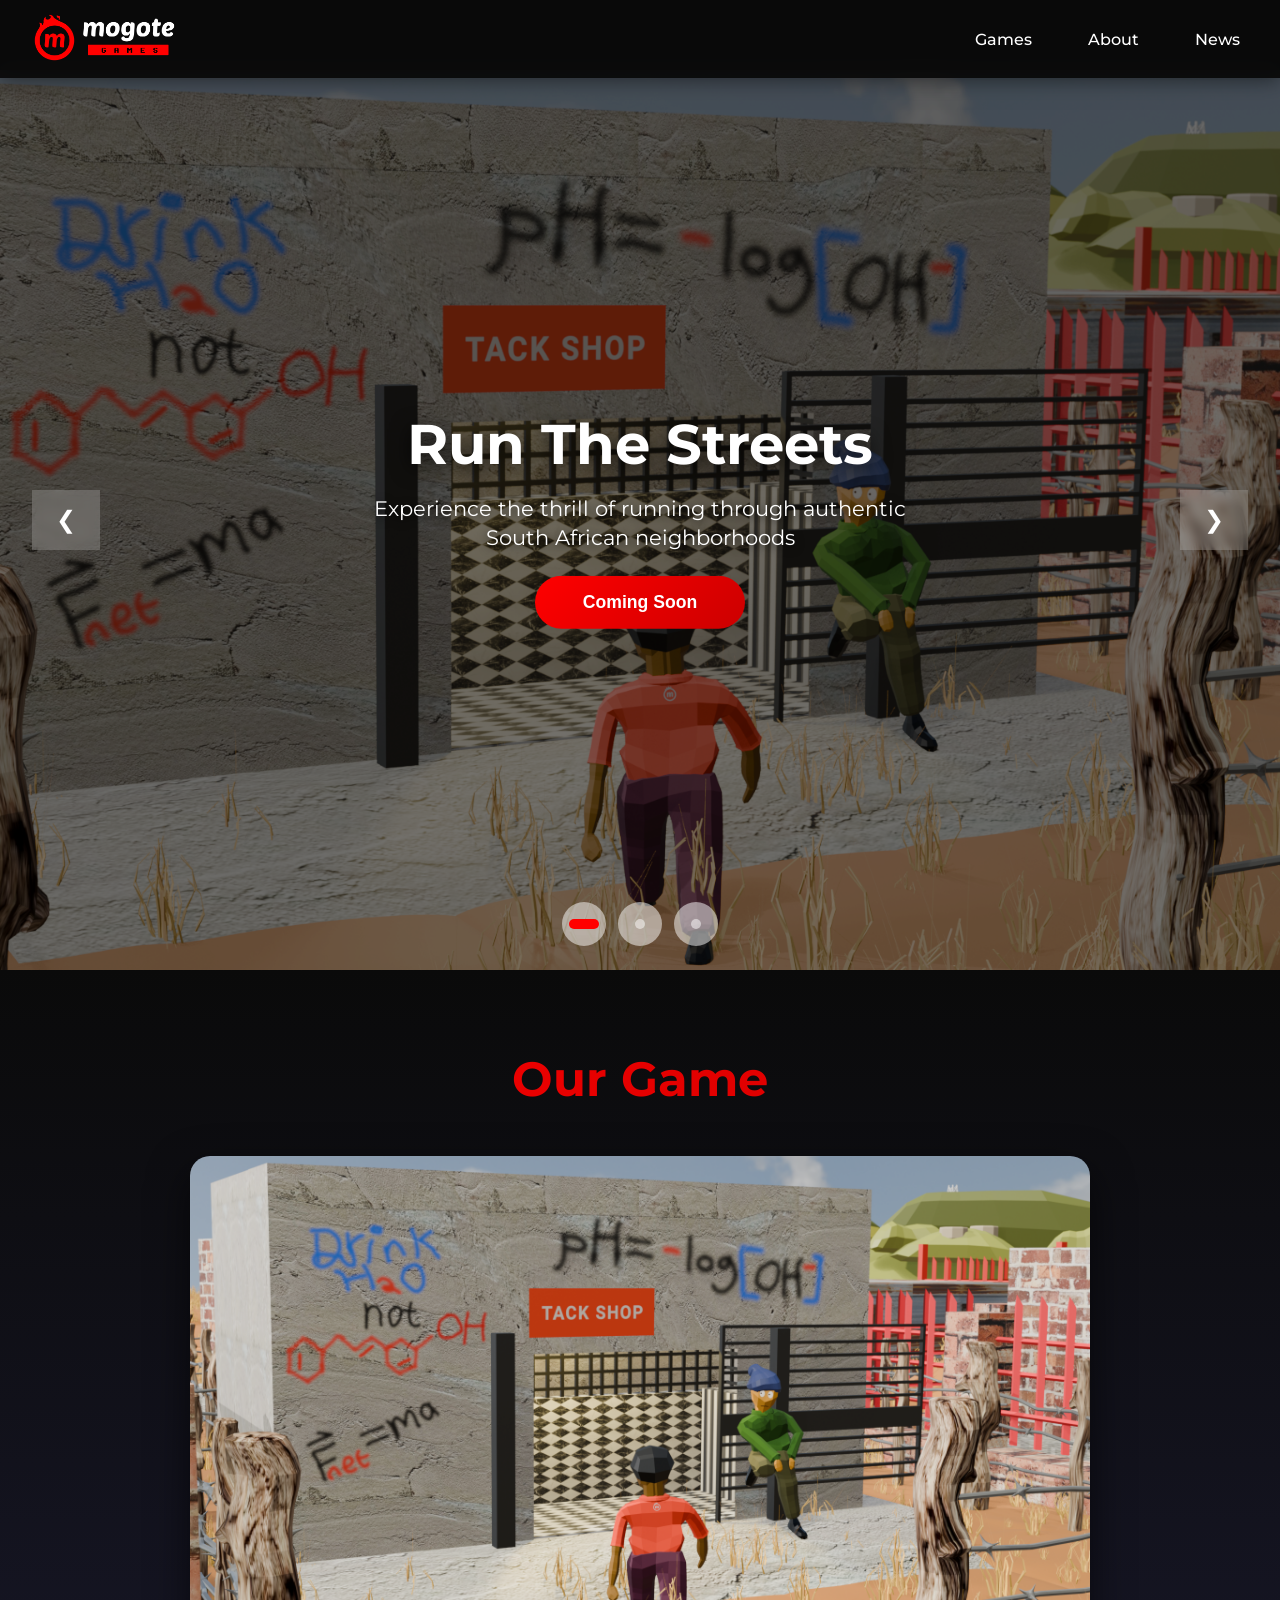
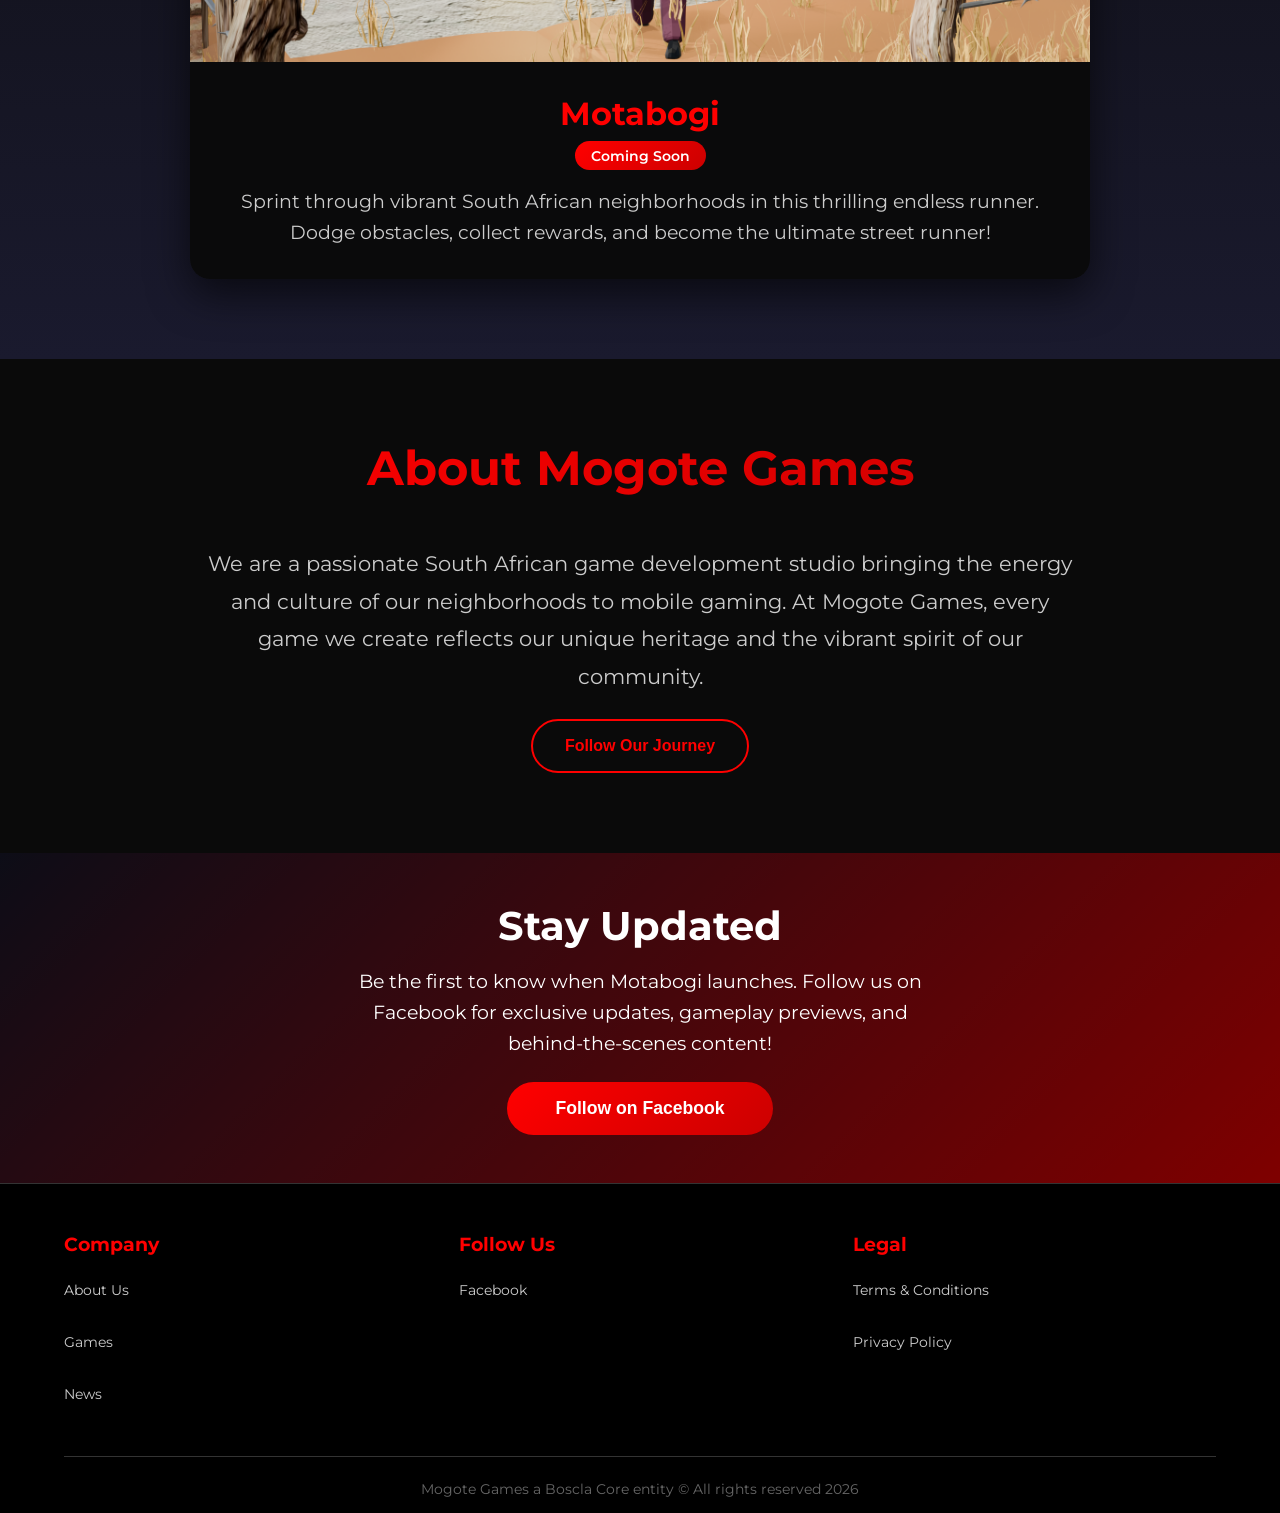
<file: index.html>
<!DOCTYPE html>
<html lang="en">
<head>
    <meta charset="UTF-8">
    <meta name="viewport" content="width=device-width, initial-scale=1.0">
    <meta name="description" content="Mogote Games - South African mobile game studio developing Motabogi, an endless runner game set in vibrant neighborhoods.">
    <meta name="keywords" content="Motabogi, mobile game, runner game, South Africa, Mogote Games, endless runner">
    <meta name="author" content="Mogote Games">
    <meta property="og:title" content="Mogote Games - Where Dreams Become Reality">
    <meta property="og:description" content="Experience Motabogi - An endless runner through South African neighborhoods">
    <meta property="og:image" content="imgs/mogotegamesLogo.png">
    <meta property="og:type" content="website">
    <title>Mogote Games - Where Dreams Become Reality</title>
    <link rel="icon" type="image/svg" href="imgs/mogoteIcon.svg">
    <link rel="stylesheet" href="styles.css">
</head>
<body>
    <!-- Navigation -->
    <nav class="navbar">
        <div class="nav-container">
            <div class="logo">
                <img src="imgs/mogotegamesLogo.png" alt="Mogote Games">
            </div>
            <ul class="nav-menu">
                <li><a href="#games">Games</a></li>
                <li><a href="#about">About</a></li>
                <li><a href="#news">News</a></li>
            </ul>
        </div>
    </nav>

    <!-- Hero Slider Section -->
    <section class="hero-slider">
        <div class="slider-container">
            <div class="slide active">
                <img src="imgs/spash1.png" alt="Game 1">
                <div class="slide-content">
                    <h1 class="slide-title">Run The Streets</h1>
                    <p class="slide-description">Experience the thrill of running through authentic South African neighborhoods</p>
                    <button class="cta-button">Coming Soon</button>
                </div>
            </div>
            <div class="slide">
                <img src="imgs/splash2.png" alt="Game 2">
                <div class="slide-content">
                    <h1 class="slide-title">Master The Hood</h1>
                    <p class="slide-description">Sprint, dodge, and slide your way to the top</p>
                    <button class="cta-button">Coming Soon</button>
                </div>
            </div>
            <div class="slide">
                <img src="imgs/splash3.png" alt="Game 3">
                <div class="slide-content">
                    <h1 class="slide-title">Own Your Run</h1>
                    <p class="slide-description">Collect power-ups and customize your runner</p>
                    <button class="cta-button">Coming Soon</button>
                </div>
            </div>
        </div>
        
        <!-- Slider Controls -->
        <button class="slider-btn prev" onclick="changeSlide(-1)">&#10094;</button>
        <button class="slider-btn next" onclick="changeSlide(1)">&#10095;</button>
        
        <!-- Slider Dots -->
        <div class="slider-dots">
            <span class="dot active" onclick="currentSlide(0)"></span>
            <span class="dot" onclick="currentSlide(1)"></span>
            <span class="dot" onclick="currentSlide(2)"></span>
        </div>
    </section>

    <!-- Featured Games Section -->
    <section class="featured-section" id="games">
        <div class="container">
            <h2 class="section-title">Our Game</h2>
            <div class="game-showcase">
                <div class="game-hero">
                    <img src="imgs/spash1.png" alt="Our Game">
                    <div class="game-hero-info">
                        <h3>Motabogi</h3>
                        <span class="game-badge">Coming Soon</span>
                        <p>Sprint through vibrant South African neighborhoods in this thrilling endless runner. Dodge obstacles, collect rewards, and become the ultimate street runner!</p>
                    </div>
                </div>
            </div>
        </div>
    </section>

    <!-- About Section -->
    <section class="about-section" id="about">
        <div class="container">
            <div class="about-content">
                <h2 class="section-title">About Mogote Games</h2>
                <p>We are a passionate South African game development studio bringing the energy and culture of our neighborhoods to mobile gaming. At Mogote Games, every game we create reflects our unique heritage and the vibrant spirit of our community.</p>
                <a href="https://www.facebook.com/profile.php?id=61576959323737" target="_blank" rel="noopener noreferrer">
                    <button class="cta-button-secondary">Follow Our Journey</button>
                </a>
            </div>
        </div>
    </section>

    <!-- Call to Action Section -->
    <section class="cta-section">
        <div class="container">
            <div class="cta-content">
                <h2>Stay Updated</h2>
                <p>Be the first to know when Motabogi launches. Follow us on Facebook for exclusive updates, gameplay previews, and behind-the-scenes content!</p>
                <a href="https://www.facebook.com/profile.php?id=61576959323737" target="_blank" rel="noopener noreferrer">
                    <button class="cta-button">Follow on Facebook</button>
                </a>
            </div>
        </div>
    </section>

    <!-- Footer -->
    <footer class="footer">
        <div class="container">
            <div class="footer-content">
                <div class="footer-section">
                    <h4>Company</h4>
                    <ul>
                        <li><a href="#about">About Us</a></li>
                        <li><a href="#games">Games</a></li>
                        <li><a href="#news">News</a></li>
                    </ul>
                </div>
                <div class="footer-section">
                    <h4>Follow Us</h4>
                    <ul>
                        <li><a href="https://www.facebook.com/profile.php?id=61576959323737" target="_blank" rel="noopener noreferrer">Facebook</a></li>
                    </ul>
                </div>
                <div class="footer-section">
                    <h4>Legal</h4>
                    <ul>
                        <li><a href="terms.html">Terms & Conditions</a></li>
                        <li><a href="privacy.html">Privacy Policy</a></li>
                    </ul>
                </div>
            </div>
            <div class="footer-bottom">
                <p>Mogote Games a Boscla Core entity &copy; All rights reserved 2026</p>
            </div>
        </div>
    </footer>

    <script src="script.js"></script>
</body>
</html>
</file>
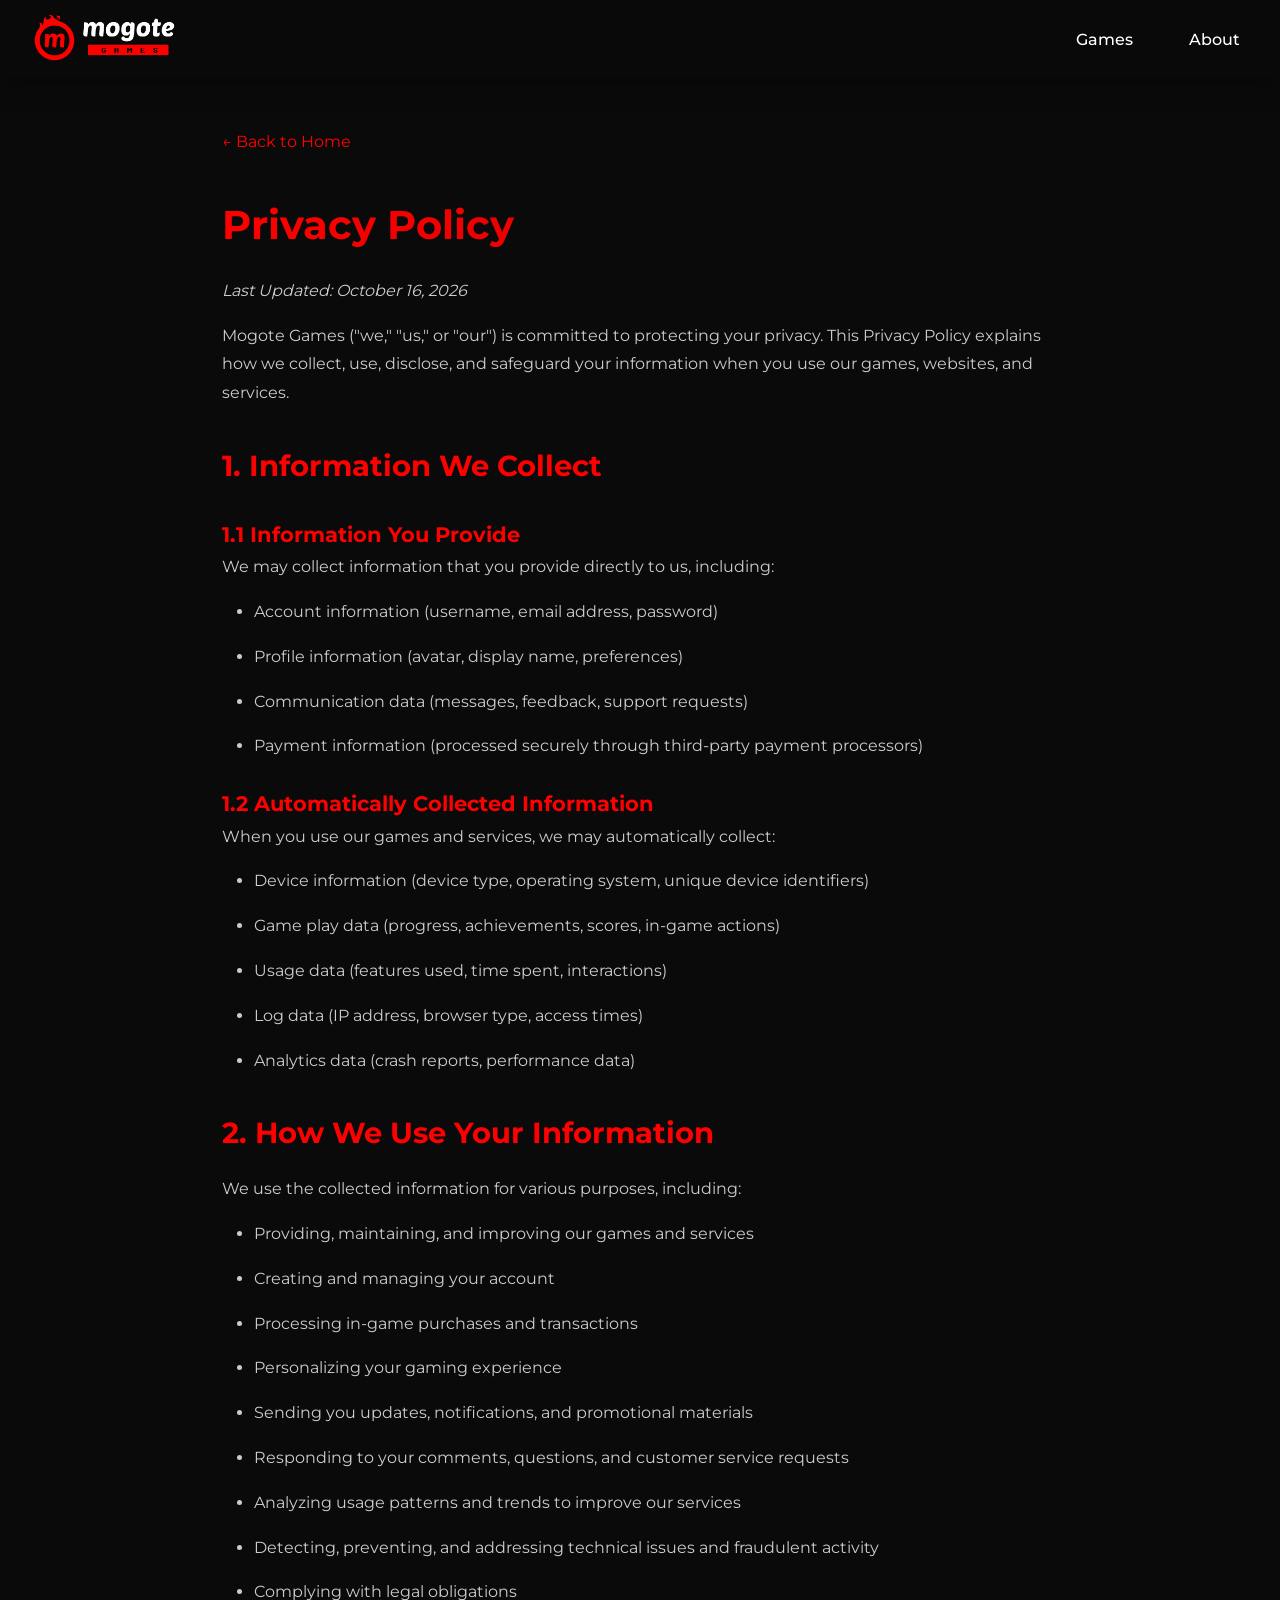
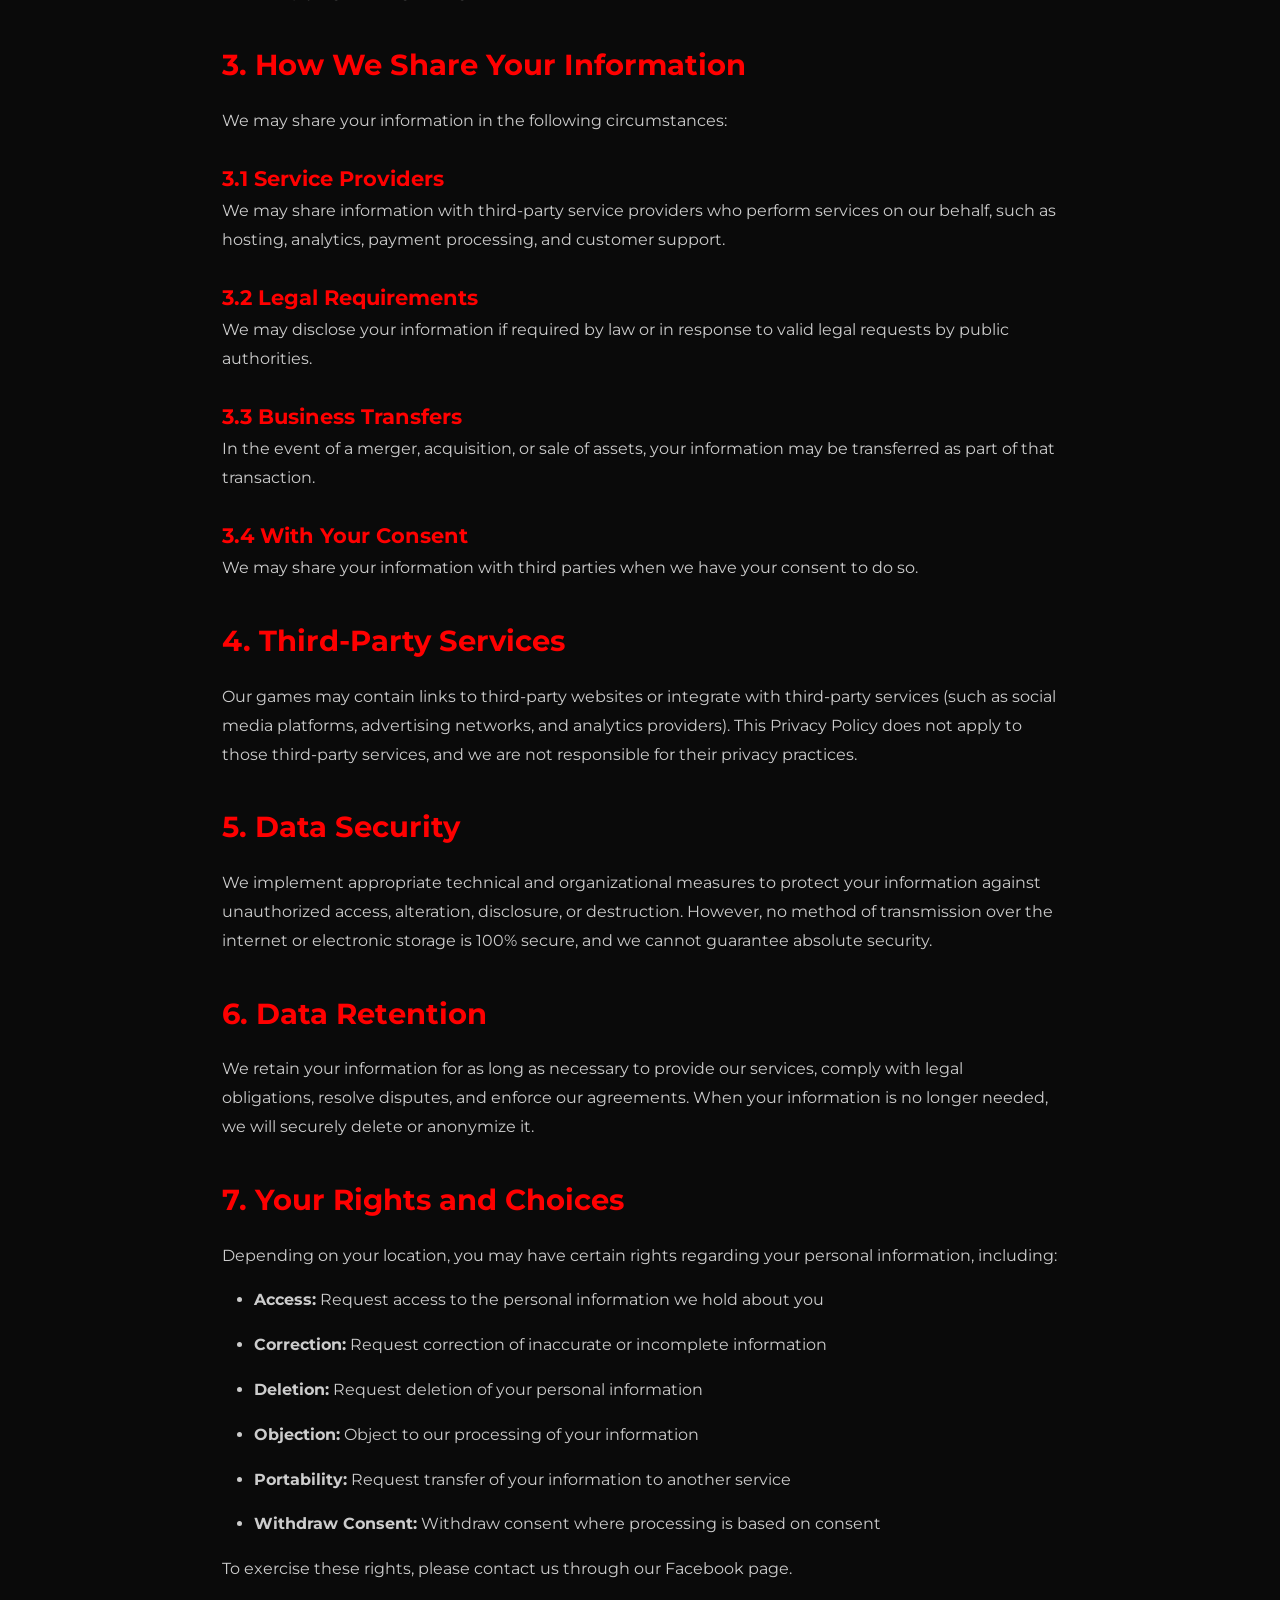
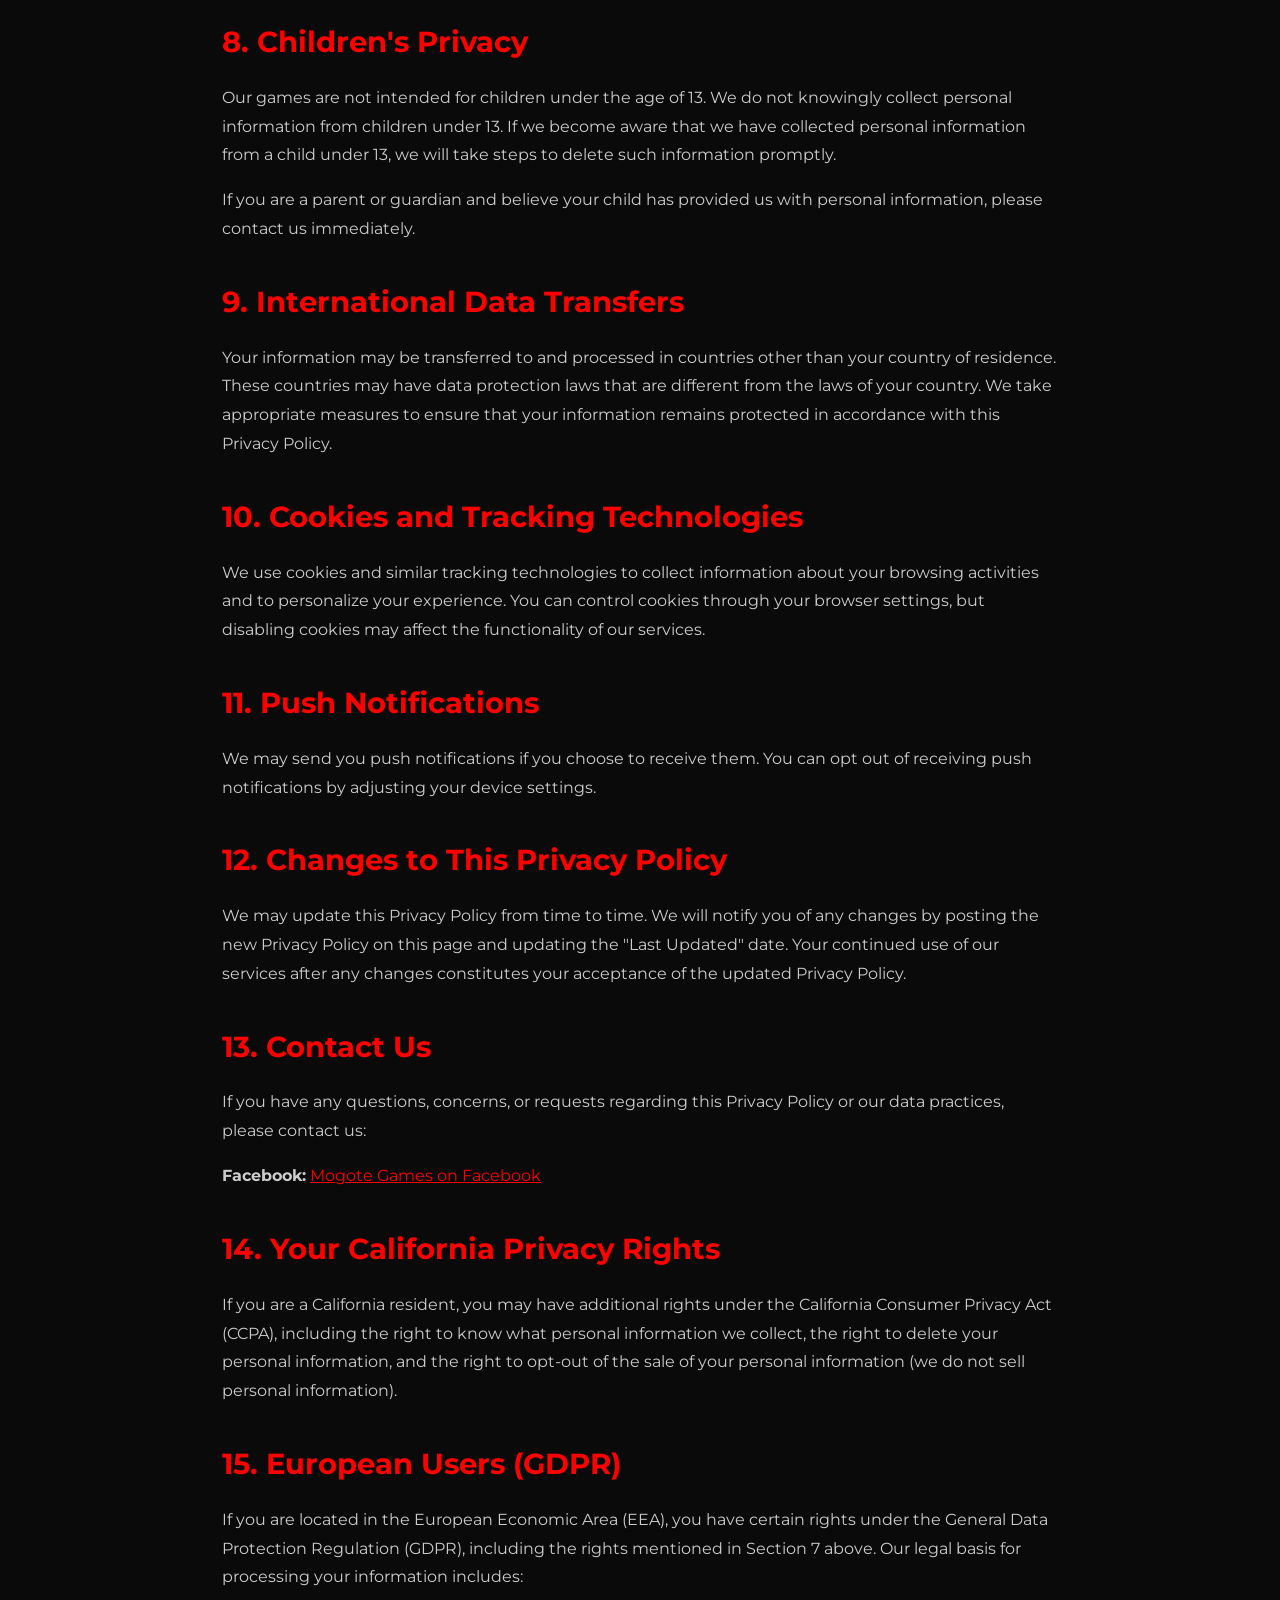
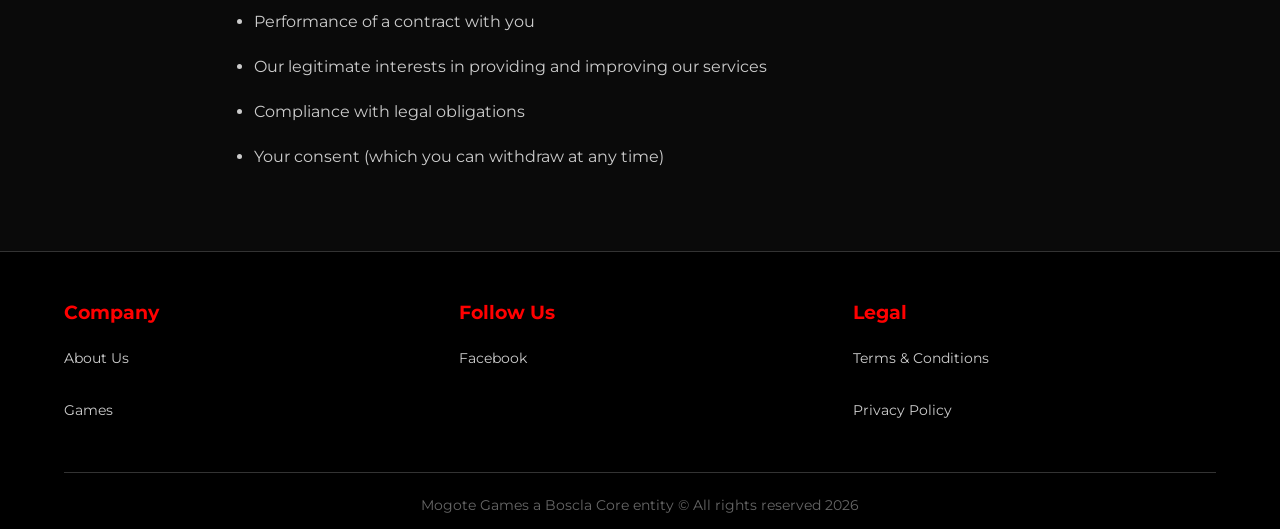
<file: privacy.html>
<!DOCTYPE html>
<html lang="en">
<head>
    <meta charset="UTF-8">
    <meta name="viewport" content="width=device-width, initial-scale=1.0">
    <meta name="description" content="Privacy Policy for Mogote Games - South African mobile game studio">
    <title>Privacy Policy - Mogote Games</title>
    <link rel="icon" type="image/png" href="imgs/mogoteIcon.png">
    <link rel="stylesheet" href="styles.css">
    <style>
        .legal-container {
            max-width: 900px;
            margin: 0 auto;
            padding: 8rem 2rem 4rem;
            line-height: 1.8;
        }
        .legal-container h1 {
            font-size: 2.5rem;
            margin-bottom: 1rem;
            background: linear-gradient(135deg, #ff0000 0%, #cc0000 100%);
            -webkit-background-clip: text;
            -webkit-text-fill-color: transparent;
            background-clip: text;
        }
        .legal-container h2 {
            font-size: 1.8rem;
            margin-top: 2rem;
            margin-bottom: 1rem;
            color: #ff0000;
        }
        .legal-container p, .legal-container li {
            color: #cccccc;
            margin-bottom: 1rem;
            font-size: 1rem;
        }
        .legal-container ul {
            margin-left: 2rem;
            margin-bottom: 1rem;
        }
        .last-updated {
            color: #888;
            font-style: italic;
            margin-bottom: 2rem;
        }
        .back-link {
            display: inline-block;
            margin-bottom: 2rem;
            color: #ff0000;
            text-decoration: none;
            font-size: 1rem;
        }
        .back-link:hover {
            text-decoration: underline;
        }
    </style>
</head>
<body>
    <!-- Navigation -->
    <nav class="navbar">
        <div class="nav-container">
            <div class="logo">
                <a href="index.html">
                    <img src="imgs/mogotegamesLogo.png" alt="Mogote Games">
                </a>
            </div>
            <ul class="nav-menu">
                <li><a href="index.html#games">Games</a></li>
                <li><a href="index.html#about">About</a></li>
            </ul>
        </div>
    </nav>

    <div class="legal-container">
        <a href="index.html" class="back-link">← Back to Home</a>
        
        <h1>Privacy Policy</h1>
        <p class="last-updated">Last Updated: October 16, 2026</p>

        <p>Mogote Games ("we," "us," or "our") is committed to protecting your privacy. This Privacy Policy explains how we collect, use, disclose, and safeguard your information when you use our games, websites, and services.</p>

        <h2>1. Information We Collect</h2>
        
        <h3 style="color: #ff0000; font-size: 1.3rem; margin-top: 1.5rem;">1.1 Information You Provide</h3>
        <p>We may collect information that you provide directly to us, including:</p>
        <ul>
            <li>Account information (username, email address, password)</li>
            <li>Profile information (avatar, display name, preferences)</li>
            <li>Communication data (messages, feedback, support requests)</li>
            <li>Payment information (processed securely through third-party payment processors)</li>
        </ul>

        <h3 style="color: #ff0000; font-size: 1.3rem; margin-top: 1.5rem;">1.2 Automatically Collected Information</h3>
        <p>When you use our games and services, we may automatically collect:</p>
        <ul>
            <li>Device information (device type, operating system, unique device identifiers)</li>
            <li>Game play data (progress, achievements, scores, in-game actions)</li>
            <li>Usage data (features used, time spent, interactions)</li>
            <li>Log data (IP address, browser type, access times)</li>
            <li>Analytics data (crash reports, performance data)</li>
        </ul>

        <h2>2. How We Use Your Information</h2>
        <p>We use the collected information for various purposes, including:</p>
        <ul>
            <li>Providing, maintaining, and improving our games and services</li>
            <li>Creating and managing your account</li>
            <li>Processing in-game purchases and transactions</li>
            <li>Personalizing your gaming experience</li>
            <li>Sending you updates, notifications, and promotional materials</li>
            <li>Responding to your comments, questions, and customer service requests</li>
            <li>Analyzing usage patterns and trends to improve our services</li>
            <li>Detecting, preventing, and addressing technical issues and fraudulent activity</li>
            <li>Complying with legal obligations</li>
        </ul>

        <h2>3. How We Share Your Information</h2>
        <p>We may share your information in the following circumstances:</p>
        
        <h3 style="color: #ff0000; font-size: 1.3rem; margin-top: 1.5rem;">3.1 Service Providers</h3>
        <p>We may share information with third-party service providers who perform services on our behalf, such as hosting, analytics, payment processing, and customer support.</p>

        <h3 style="color: #ff0000; font-size: 1.3rem; margin-top: 1.5rem;">3.2 Legal Requirements</h3>
        <p>We may disclose your information if required by law or in response to valid legal requests by public authorities.</p>

        <h3 style="color: #ff0000; font-size: 1.3rem; margin-top: 1.5rem;">3.3 Business Transfers</h3>
        <p>In the event of a merger, acquisition, or sale of assets, your information may be transferred as part of that transaction.</p>

        <h3 style="color: #ff0000; font-size: 1.3rem; margin-top: 1.5rem;">3.4 With Your Consent</h3>
        <p>We may share your information with third parties when we have your consent to do so.</p>

        <h2>4. Third-Party Services</h2>
        <p>Our games may contain links to third-party websites or integrate with third-party services (such as social media platforms, advertising networks, and analytics providers). This Privacy Policy does not apply to those third-party services, and we are not responsible for their privacy practices.</p>

        <h2>5. Data Security</h2>
        <p>We implement appropriate technical and organizational measures to protect your information against unauthorized access, alteration, disclosure, or destruction. However, no method of transmission over the internet or electronic storage is 100% secure, and we cannot guarantee absolute security.</p>

        <h2>6. Data Retention</h2>
        <p>We retain your information for as long as necessary to provide our services, comply with legal obligations, resolve disputes, and enforce our agreements. When your information is no longer needed, we will securely delete or anonymize it.</p>

        <h2>7. Your Rights and Choices</h2>
        <p>Depending on your location, you may have certain rights regarding your personal information, including:</p>
        <ul>
            <li><strong>Access:</strong> Request access to the personal information we hold about you</li>
            <li><strong>Correction:</strong> Request correction of inaccurate or incomplete information</li>
            <li><strong>Deletion:</strong> Request deletion of your personal information</li>
            <li><strong>Objection:</strong> Object to our processing of your information</li>
            <li><strong>Portability:</strong> Request transfer of your information to another service</li>
            <li><strong>Withdraw Consent:</strong> Withdraw consent where processing is based on consent</li>
        </ul>
        <p>To exercise these rights, please contact us through our Facebook page.</p>

        <h2>8. Children's Privacy</h2>
        <p>Our games are not intended for children under the age of 13. We do not knowingly collect personal information from children under 13. If we become aware that we have collected personal information from a child under 13, we will take steps to delete such information promptly.</p>
        <p>If you are a parent or guardian and believe your child has provided us with personal information, please contact us immediately.</p>

        <h2>9. International Data Transfers</h2>
        <p>Your information may be transferred to and processed in countries other than your country of residence. These countries may have data protection laws that are different from the laws of your country. We take appropriate measures to ensure that your information remains protected in accordance with this Privacy Policy.</p>

        <h2>10. Cookies and Tracking Technologies</h2>
        <p>We use cookies and similar tracking technologies to collect information about your browsing activities and to personalize your experience. You can control cookies through your browser settings, but disabling cookies may affect the functionality of our services.</p>

        <h2>11. Push Notifications</h2>
        <p>We may send you push notifications if you choose to receive them. You can opt out of receiving push notifications by adjusting your device settings.</p>

        <h2>12. Changes to This Privacy Policy</h2>
        <p>We may update this Privacy Policy from time to time. We will notify you of any changes by posting the new Privacy Policy on this page and updating the "Last Updated" date. Your continued use of our services after any changes constitutes your acceptance of the updated Privacy Policy.</p>

        <h2>13. Contact Us</h2>
        <p>If you have any questions, concerns, or requests regarding this Privacy Policy or our data practices, please contact us:</p>
        <ul style="list-style: none; margin-left: 0;">
            <li><strong>Facebook:</strong> <a href="https://www.facebook.com/profile.php?id=61576959323737" target="_blank" rel="noopener noreferrer" style="color: #ff0000;">Mogote Games on Facebook</a></li>
        </ul>

        <h2>14. Your California Privacy Rights</h2>
        <p>If you are a California resident, you may have additional rights under the California Consumer Privacy Act (CCPA), including the right to know what personal information we collect, the right to delete your personal information, and the right to opt-out of the sale of your personal information (we do not sell personal information).</p>

        <h2>15. European Users (GDPR)</h2>
        <p>If you are located in the European Economic Area (EEA), you have certain rights under the General Data Protection Regulation (GDPR), including the rights mentioned in Section 7 above. Our legal basis for processing your information includes:</p>
        <ul>
            <li>Performance of a contract with you</li>
            <li>Our legitimate interests in providing and improving our services</li>
            <li>Compliance with legal obligations</li>
            <li>Your consent (which you can withdraw at any time)</li>
        </ul>
    </div>

    <!-- Footer -->
    <footer class="footer">
        <div class="container">
            <div class="footer-content">
                <div class="footer-section">
                    <h4>Company</h4>
                    <ul>
                        <li><a href="index.html#about">About Us</a></li>
                        <li><a href="index.html#games">Games</a></li>
                    </ul>
                </div>
                <div class="footer-section">
                    <h4>Follow Us</h4>
                    <ul>
                        <li><a href="https://www.facebook.com/profile.php?id=61576959323737" target="_blank" rel="noopener noreferrer">Facebook</a></li>
                    </ul>
                </div>
                <div class="footer-section">
                    <h4>Legal</h4>
                    <ul>
                        <li><a href="terms.html">Terms & Conditions</a></li>
                        <li><a href="privacy.html">Privacy Policy</a></li>
                    </ul>
                </div>
            </div>
            <div class="footer-bottom">
                <p>Mogote Games a Boscla Core entity &copy; All rights reserved 2026</p>
            </div>
        </div>
    </footer>
</body>
</html>
</file>
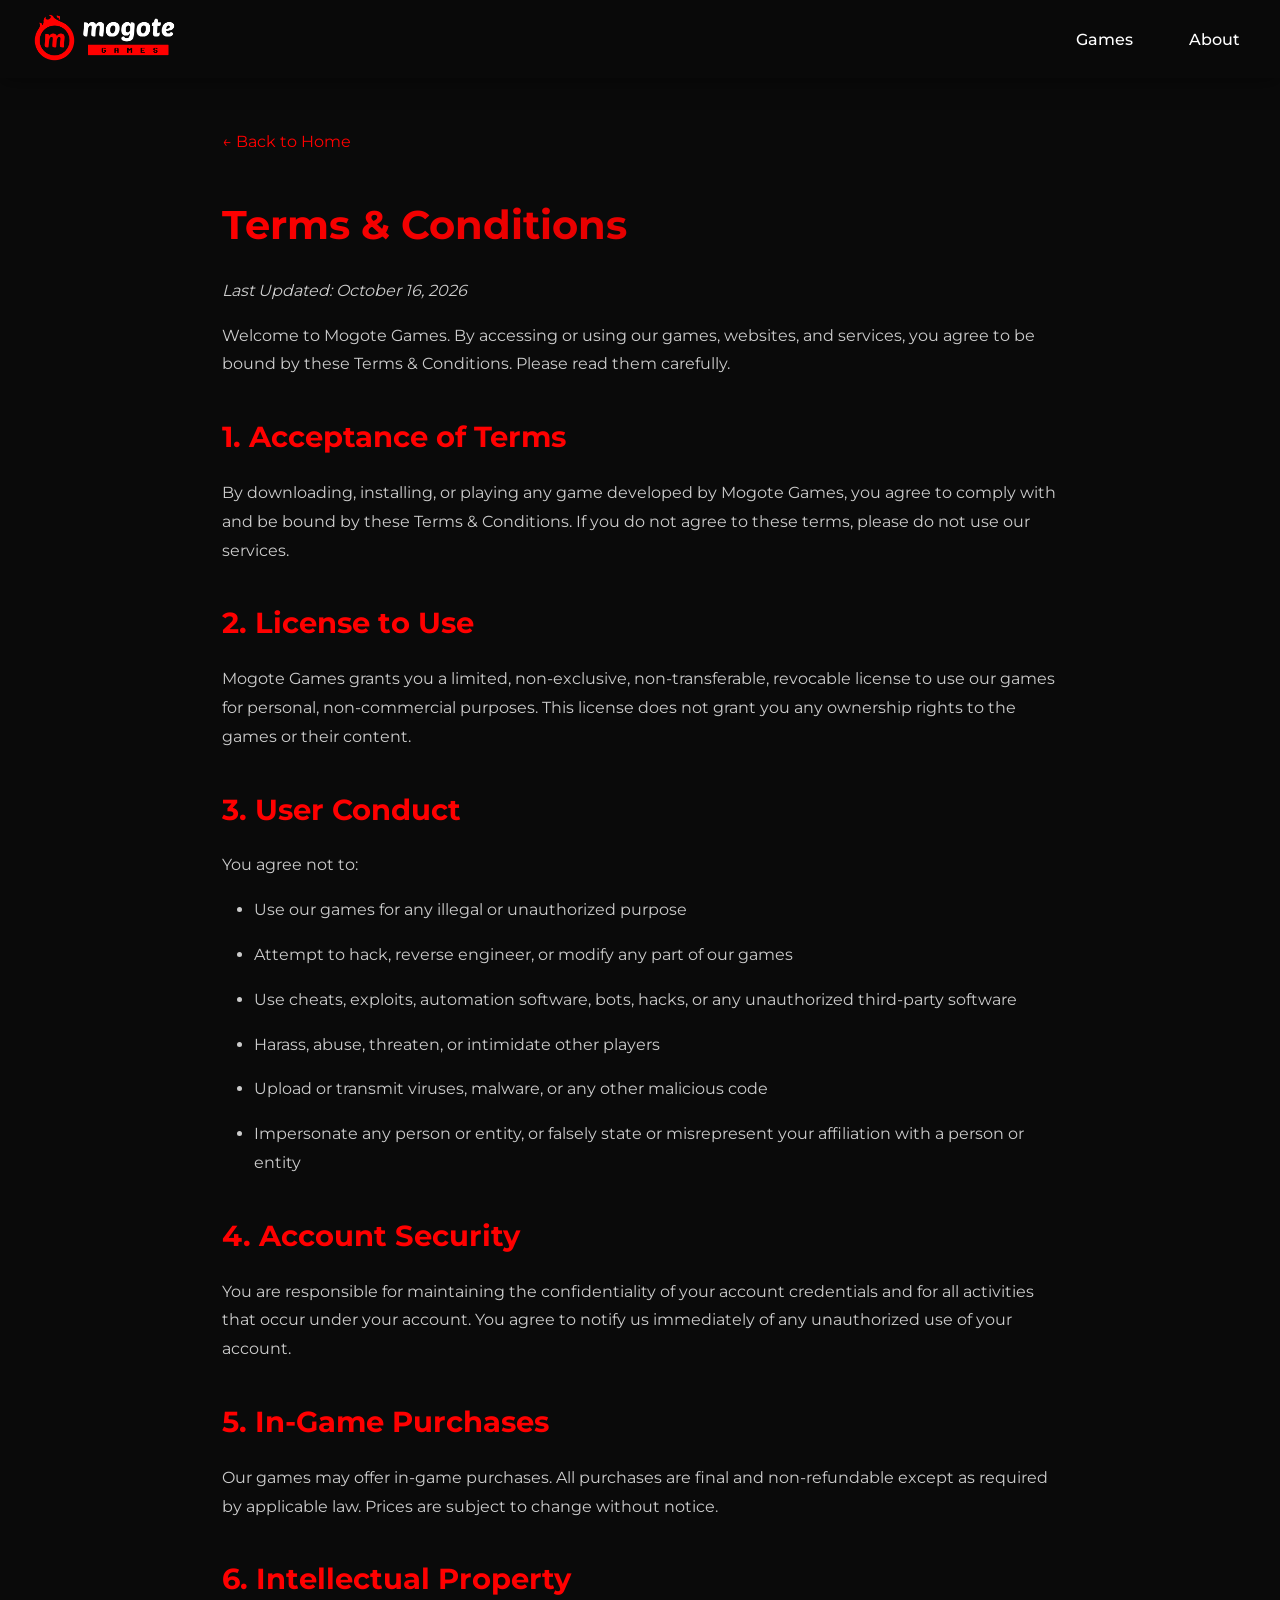
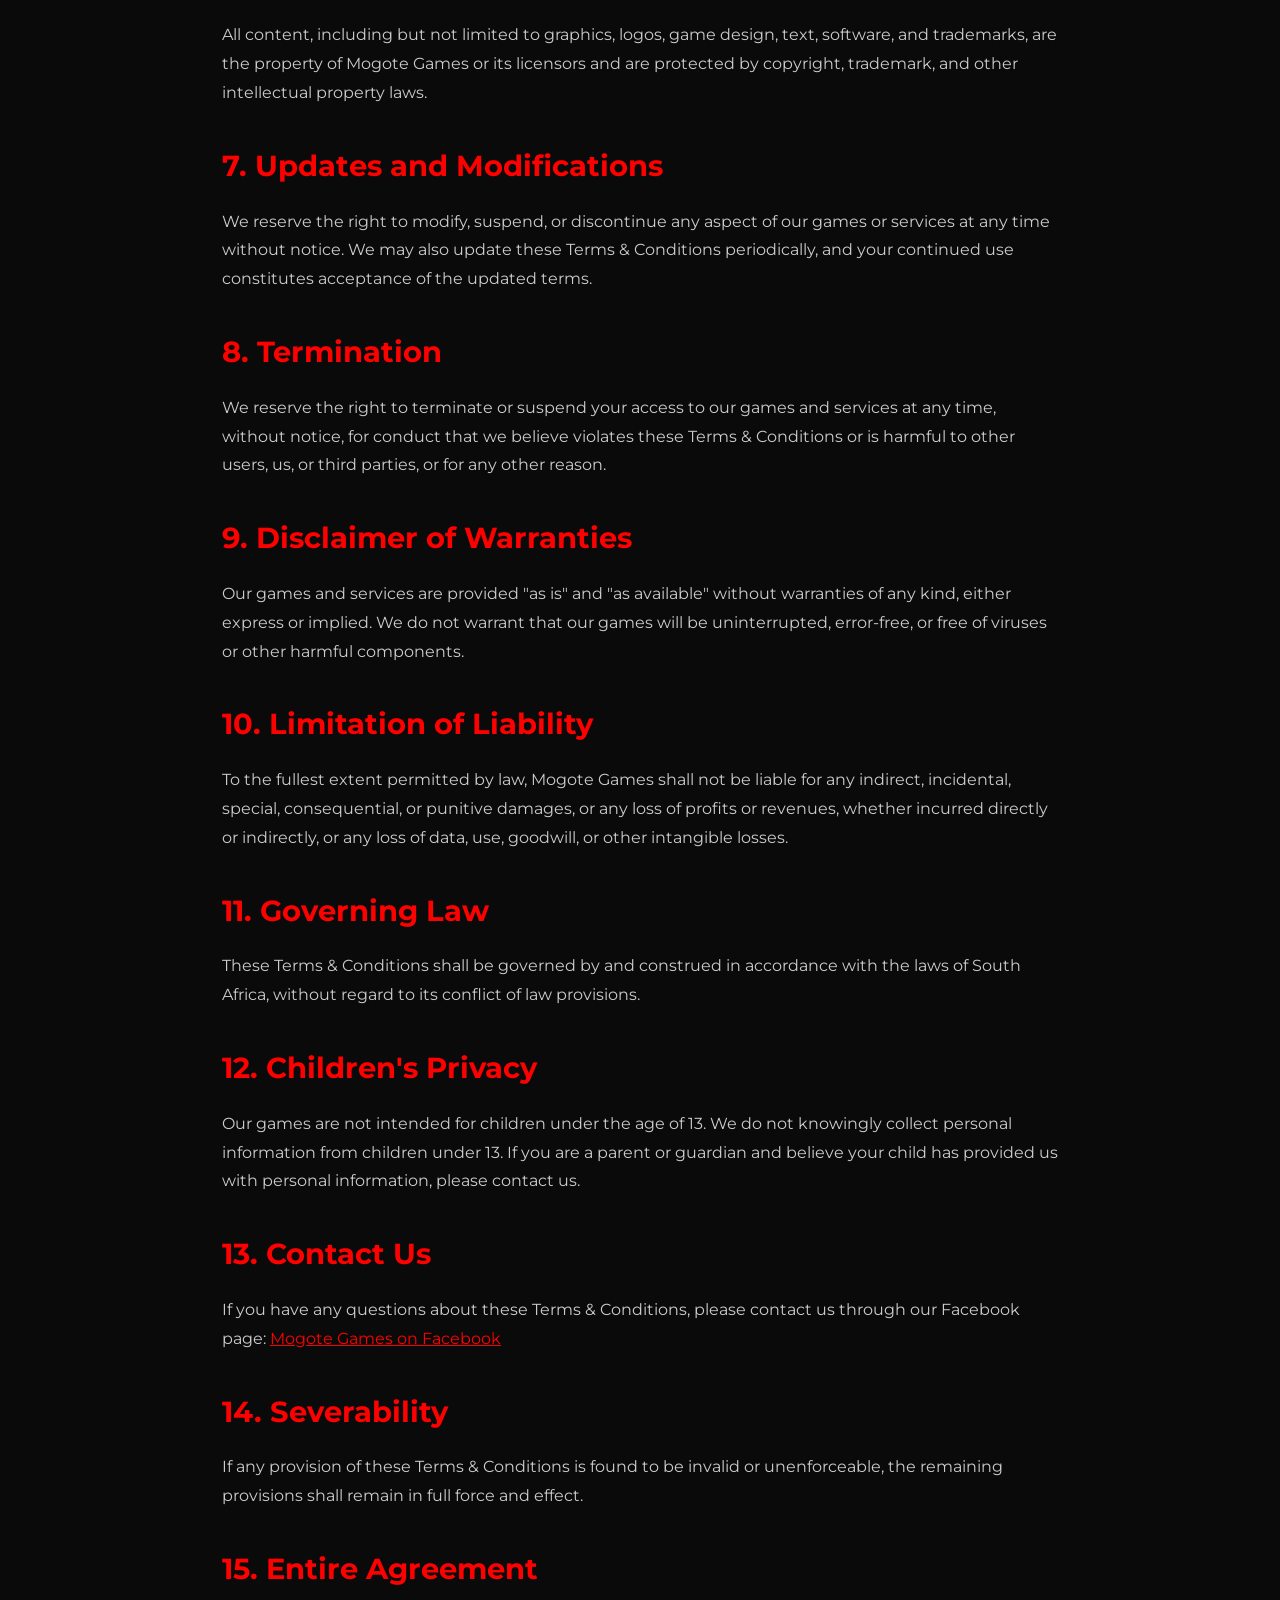
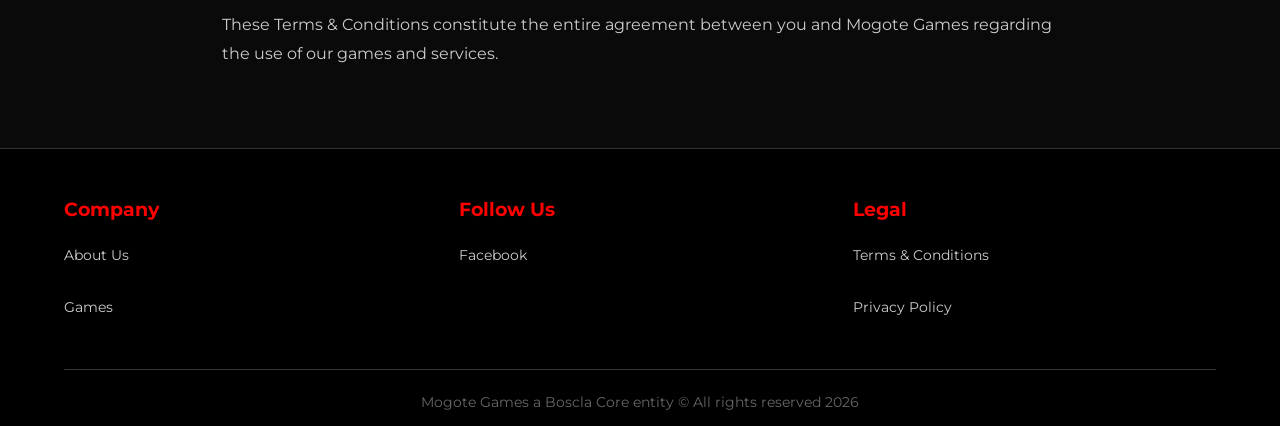
<file: terms.html>
<!DOCTYPE html>
<html lang="en">
<head>
    <meta charset="UTF-8">
    <meta name="viewport" content="width=device-width, initial-scale=1.0">
    <meta name="description" content="Terms & Conditions for Mogote Games - South African mobile game studio">
    <title>Terms & Conditions - Mogote Games</title>
    <link rel="icon" type="image/png" href="imgs/mogoteIcon.png">
    <link rel="stylesheet" href="styles.css">
    <style>
        .legal-container {
            max-width: 900px;
            margin: 0 auto;
            padding: 8rem 2rem 4rem;
            line-height: 1.8;
        }
        .legal-container h1 {
            font-size: 2.5rem;
            margin-bottom: 1rem;
            background: linear-gradient(135deg, #ff0000 0%, #cc0000 100%);
            -webkit-background-clip: text;
            -webkit-text-fill-color: transparent;
            background-clip: text;
        }
        .legal-container h2 {
            font-size: 1.8rem;
            margin-top: 2rem;
            margin-bottom: 1rem;
            color: #ff0000;
        }
        .legal-container p, .legal-container li {
            color: #cccccc;
            margin-bottom: 1rem;
            font-size: 1rem;
        }
        .legal-container ul {
            margin-left: 2rem;
            margin-bottom: 1rem;
        }
        .last-updated {
            color: #888;
            font-style: italic;
            margin-bottom: 2rem;
        }
        .back-link {
            display: inline-block;
            margin-bottom: 2rem;
            color: #ff0000;
            text-decoration: none;
            font-size: 1rem;
        }
        .back-link:hover {
            text-decoration: underline;
        }
    </style>
</head>
<body>
    <!-- Navigation -->
    <nav class="navbar">
        <div class="nav-container">
            <div class="logo">
                <a href="index.html">
                    <img src="imgs/mogotegamesLogo.png" alt="Mogote Games">
                </a>
            </div>
            <ul class="nav-menu">
                <li><a href="index.html#games">Games</a></li>
                <li><a href="index.html#about">About</a></li>
            </ul>
        </div>
    </nav>

    <div class="legal-container">
        <a href="index.html" class="back-link">← Back to Home</a>
        
        <h1>Terms & Conditions</h1>
        <p class="last-updated">Last Updated: October 16, 2026</p>

        <p>Welcome to Mogote Games. By accessing or using our games, websites, and services, you agree to be bound by these Terms & Conditions. Please read them carefully.</p>

        <h2>1. Acceptance of Terms</h2>
        <p>By downloading, installing, or playing any game developed by Mogote Games, you agree to comply with and be bound by these Terms & Conditions. If you do not agree to these terms, please do not use our services.</p>

        <h2>2. License to Use</h2>
        <p>Mogote Games grants you a limited, non-exclusive, non-transferable, revocable license to use our games for personal, non-commercial purposes. This license does not grant you any ownership rights to the games or their content.</p>

        <h2>3. User Conduct</h2>
        <p>You agree not to:</p>
        <ul>
            <li>Use our games for any illegal or unauthorized purpose</li>
            <li>Attempt to hack, reverse engineer, or modify any part of our games</li>
            <li>Use cheats, exploits, automation software, bots, hacks, or any unauthorized third-party software</li>
            <li>Harass, abuse, threaten, or intimidate other players</li>
            <li>Upload or transmit viruses, malware, or any other malicious code</li>
            <li>Impersonate any person or entity, or falsely state or misrepresent your affiliation with a person or entity</li>
        </ul>

        <h2>4. Account Security</h2>
        <p>You are responsible for maintaining the confidentiality of your account credentials and for all activities that occur under your account. You agree to notify us immediately of any unauthorized use of your account.</p>

        <h2>5. In-Game Purchases</h2>
        <p>Our games may offer in-game purchases. All purchases are final and non-refundable except as required by applicable law. Prices are subject to change without notice.</p>

        <h2>6. Intellectual Property</h2>
        <p>All content, including but not limited to graphics, logos, game design, text, software, and trademarks, are the property of Mogote Games or its licensors and are protected by copyright, trademark, and other intellectual property laws.</p>

        <h2>7. Updates and Modifications</h2>
        <p>We reserve the right to modify, suspend, or discontinue any aspect of our games or services at any time without notice. We may also update these Terms & Conditions periodically, and your continued use constitutes acceptance of the updated terms.</p>

        <h2>8. Termination</h2>
        <p>We reserve the right to terminate or suspend your access to our games and services at any time, without notice, for conduct that we believe violates these Terms & Conditions or is harmful to other users, us, or third parties, or for any other reason.</p>

        <h2>9. Disclaimer of Warranties</h2>
        <p>Our games and services are provided "as is" and "as available" without warranties of any kind, either express or implied. We do not warrant that our games will be uninterrupted, error-free, or free of viruses or other harmful components.</p>

        <h2>10. Limitation of Liability</h2>
        <p>To the fullest extent permitted by law, Mogote Games shall not be liable for any indirect, incidental, special, consequential, or punitive damages, or any loss of profits or revenues, whether incurred directly or indirectly, or any loss of data, use, goodwill, or other intangible losses.</p>

        <h2>11. Governing Law</h2>
        <p>These Terms & Conditions shall be governed by and construed in accordance with the laws of South Africa, without regard to its conflict of law provisions.</p>

        <h2>12. Children's Privacy</h2>
        <p>Our games are not intended for children under the age of 13. We do not knowingly collect personal information from children under 13. If you are a parent or guardian and believe your child has provided us with personal information, please contact us.</p>

        <h2>13. Contact Us</h2>
        <p>If you have any questions about these Terms & Conditions, please contact us through our Facebook page: <a href="https://www.facebook.com/profile.php?id=61576959323737" target="_blank" rel="noopener noreferrer" style="color: #ff0000;">Mogote Games on Facebook</a></p>

        <h2>14. Severability</h2>
        <p>If any provision of these Terms & Conditions is found to be invalid or unenforceable, the remaining provisions shall remain in full force and effect.</p>

        <h2>15. Entire Agreement</h2>
        <p>These Terms & Conditions constitute the entire agreement between you and Mogote Games regarding the use of our games and services.</p>
    </div>

    <!-- Footer -->
    <footer class="footer">
        <div class="container">
            <div class="footer-content">
                <div class="footer-section">
                    <h4>Company</h4>
                    <ul>
                        <li><a href="index.html#about">About Us</a></li>
                        <li><a href="index.html#games">Games</a></li>
                    </ul>
                </div>
                <div class="footer-section">
                    <h4>Follow Us</h4>
                    <ul>
                        <li><a href="https://www.facebook.com/profile.php?id=61576959323737" target="_blank" rel="noopener noreferrer">Facebook</a></li>
                    </ul>
                </div>
                <div class="footer-section">
                    <h4>Legal</h4>
                    <ul>
                        <li><a href="terms.html">Terms & Conditions</a></li>
                        <li><a href="privacy.html">Privacy Policy</a></li>
                    </ul>
                </div>
            </div>
            <div class="footer-bottom">
                <p>Mogote Games a Boscla Core entity &copy; All rights reserved 2026</p>
            </div>
        </div>
    </footer>
</body>
</html>
</file>
<file: styles.css>
/* Font Imports */
@font-face {
    font-family: 'Montserrat';
    src: url('fonts/static/Montserrat-Regular.ttf') format('truetype');
    font-weight: 400;
    font-style: normal;
}

@font-face {
    font-family: 'Montserrat';
    src: url('fonts/static/Montserrat-Medium.ttf') format('truetype');
    font-weight: 500;
    font-style: normal;
}

@font-face {
    font-family: 'Montserrat';
    src: url('fonts/static/Montserrat-SemiBold.ttf') format('truetype');
    font-weight: 600;
    font-style: normal;
}

@font-face {
    font-family: 'Montserrat';
    src: url('fonts/static/Montserrat-Bold.ttf') format('truetype');
    font-weight: 700;
    font-style: normal;
}

* {
    margin: 0;
    padding: 0;
    box-sizing: border-box;
}

body {
    font-family: 'Montserrat', 'Segoe UI', Tahoma, Geneva, Verdana, sans-serif;
    background-color: #0a0a0a;
    color: #ffffff;
    overflow-x: hidden;
    font-size: 16px;
}

/* Mobile-first approach - optimize for touch */
button, a {
    -webkit-tap-highlight-color: transparent;
}

/* Smooth scrolling */
html {
    scroll-behavior: smooth;
}

/* Loading optimization */
img {
    -webkit-user-select: none;
    user-select: none;
    max-width: 100%;
    height: auto;
}

/* Improved button focus states */
button:focus-visible, a:focus-visible {
    outline: 2px solid #ff0000;
    outline-offset: 2px;
}

/* Navigation */
.navbar {
    position: fixed;
    top: 0;
    width: 100%;
    background: rgba(10, 10, 10, 0.95);
    backdrop-filter: blur(10px);
    z-index: 1000;
    padding: 0.75rem 0;
    box-shadow: 0 2px 20px rgba(0, 0, 0, 0.5);
}

.nav-container {
    max-width: 100%;
    margin: 0 auto;
    padding: 0 1rem;
    display: flex;
    justify-content: space-between;
    align-items: center;
}

.logo img {
    height: 40px;
    width: auto;
}

.nav-menu {
    display: flex;
    list-style: none;
    gap: 1.2rem;
    flex-wrap: wrap;
}

.nav-menu a {
    color: #ffffff;
    text-decoration: none;
    font-size: 0.85rem;
    font-weight: 500;
    transition: color 0.3s ease;
    position: relative;
    padding: 0.5rem;
    min-height: 44px;
    display: flex;
    align-items: center;
}

.nav-menu a:hover {
    color: #ff0000;
}

.nav-menu a::after {
    content: '';
    position: absolute;
    bottom: 0;
    left: 0.5rem;
    right: 0.5rem;
    width: calc(100% - 1rem);
    height: 2px;
    background: #ff0000;
    transition: width 0.3s ease;
    width: 0;
}

.nav-menu a:hover::after {
    width: calc(100% - 1rem);
}

/* Hero Slider */
.hero-slider {
    position: relative;
    width: 100%;
    height: 70vh;
    min-height: 500px;
    margin-top: 60px;
    overflow: hidden;
}

.slider-container {
    position: relative;
    width: 100%;
    height: 100%;
}

.slide {
    position: absolute;
    width: 100%;
    height: 100%;
    opacity: 0;
    transition: opacity 1s ease-in-out;
}

.slide.active {
    opacity: 1;
}

.slide img {
    width: 100%;
    height: 100%;
    object-fit: cover;
    filter: brightness(0.5);
}

.slide-content {
    position: absolute;
    top: 50%;
    left: 50%;
    transform: translate(-50%, -50%);
    text-align: center;
    z-index: 2;
    width: 90%;
    max-width: 600px;
    padding: 1rem;
}

.slide-title {
    font-size: 2rem;
    font-weight: 700;
    margin-bottom: 1rem;
    text-shadow: 0 4px 20px rgba(0, 0, 0, 0.8);
    animation: fadeInUp 1s ease;
    line-height: 1.2;
}

.slide-description {
    font-size: 1rem;
    margin-bottom: 1.5rem;
    text-shadow: 0 2px 10px rgba(0, 0, 0, 0.8);
    animation: fadeInUp 1s ease 0.2s both;
    line-height: 1.4;
}

.cta-button {
    padding: 1rem 2rem;
    font-size: 1rem;
    font-weight: 600;
    background: linear-gradient(135deg, #ff0000 0%, #cc0000 100%);
    color: white;
    border: none;
    border-radius: 50px;
    cursor: pointer;
    transition: transform 0.3s ease, box-shadow 0.3s ease;
    animation: fadeInUp 1s ease 0.4s both;
    min-height: 50px;
    min-width: 140px;
    touch-action: manipulation;
}

.cta-button:active {
    transform: scale(0.95);
}

.cta-button:hover {
    transform: translateY(-2px);
    box-shadow: 0 8px 25px rgba(255, 0, 0, 0.4);
}

/* Slider Controls */
.slider-btn {
    position: absolute;
    top: 50%;
    transform: translateY(-50%);
    background: rgba(255, 255, 255, 0.2);
    color: white;
    border: none;
    padding: 0.75rem 1rem;
    font-size: 1.2rem;
    cursor: pointer;
    transition: background 0.3s ease;
    z-index: 10;
    backdrop-filter: blur(5px);
    min-width: 44px;
    min-height: 44px;
    touch-action: manipulation;
}

.slider-btn:active {
    background: rgba(255, 255, 255, 0.5);
}

.slider-btn.prev {
    left: 0.5rem;
}

.slider-btn.next {
    right: 0.5rem;
}

.slider-dots {
    position: absolute;
    bottom: 1.5rem;
    left: 50%;
    transform: translateX(-50%);
    display: flex;
    gap: 0.75rem;
    z-index: 10;
}

.dot {
    width: 10px;
    height: 10px;
    border-radius: 50%;
    background: rgba(255, 255, 255, 0.5);
    cursor: pointer;
    transition: all 0.3s ease;
    min-width: 44px;
    min-height: 44px;
    display: flex;
    align-items: center;
    justify-content: center;
    touch-action: manipulation;
}

.dot::before {
    content: '';
    width: 10px;
    height: 10px;
    border-radius: 50%;
    background: rgba(255, 255, 255, 0.5);
}

.dot.active::before {
    background: #ff0000;
    width: 30px;
    border-radius: 10px;
}

/* Featured Section */
.featured-section {
    padding: 3rem 1rem;
    background: linear-gradient(180deg, #0a0a0a 0%, #1a1a2e 100%);
}

.container {
    max-width: 100%;
    margin: 0 auto;
    padding: 0 1rem;
}

.section-title {
    font-size: 2rem;
    text-align: center;
    margin-bottom: 2rem;
    background: linear-gradient(135deg, #ff0000 0%, #cc0000 100%);
    -webkit-background-clip: text;
    -webkit-text-fill-color: transparent;
    background-clip: text;
}

.game-showcase {
    max-width: 100%;
    margin: 0 auto;
}

.game-hero {
    position: relative;
    border-radius: 15px;
    overflow: hidden;
    box-shadow: 0 15px 40px rgba(0, 0, 0, 0.6);
}

.game-hero img {
    width: 100%;
    height: auto;
    display: block;
}

.game-hero-info {
    padding: 1.5rem;
    background: rgba(10, 10, 10, 0.95);
    text-align: center;
}

.game-hero-info h3 {
    font-size: 1.5rem;
    margin-bottom: 0.5rem;
    color: #ff0000;
}

.game-badge {
    display: inline-block;
    background: linear-gradient(135deg, #ff0000 0%, #cc0000 100%);
    color: white;
    padding: 0.4rem 1rem;
    border-radius: 20px;
    font-size: 0.85rem;
    font-weight: 600;
    margin-bottom: 1rem;
}

.game-hero-info p {
    font-size: 1rem;
    color: #cccccc;
    line-height: 1.6;
}

/* About Section */
.about-section {
    padding: 3rem 1rem;
    background: #0a0a0a;
}

.about-content {
    max-width: 100%;
    margin: 0 auto;
    text-align: center;
    padding: 0 1rem;
}

.about-content p {
    font-size: 1rem;
    line-height: 1.7;
    margin-bottom: 1.5rem;
    color: #cccccc;
}

.cta-button-secondary {
    padding: 1rem 2rem;
    font-size: 1rem;
    font-weight: 600;
    background: transparent;
    color: #ff0000;
    border: 2px solid #ff0000;
    border-radius: 50px;
    cursor: pointer;
    transition: all 0.3s ease;
    min-height: 50px;
    min-width: 140px;
    touch-action: manipulation;
}

.cta-button-secondary:active {
    transform: scale(0.95);
}

.cta-button-secondary:hover {
    background: #ff0000;
    color: #0a0a0a;
    transform: translateY(-2px);
    box-shadow: 0 8px 25px rgba(255, 0, 0, 0.4);
}

/* Call to Action Section */
.cta-section {
    padding: 3rem 1rem;
    background: linear-gradient(135deg, #1a1a2e 0%, #ff0000 100%);
    position: relative;
    overflow: hidden;
}

.cta-section::before {
    content: '';
    position: absolute;
    top: 0;
    left: 0;
    right: 0;
    bottom: 0;
    background: rgba(0, 0, 0, 0.5);
    z-index: 1;
}

.cta-content {
    position: relative;
    z-index: 2;
    text-align: center;
    max-width: 600px;
    margin: 0 auto;
}

.cta-content h2 {
    font-size: 2rem;
    margin-bottom: 1rem;
    color: #ffffff;
}

.cta-content p {
    font-size: 1rem;
    line-height: 1.6;
    margin-bottom: 1.5rem;
    color: #ffffff;
}

/* Footer */
.footer {
    background: #000000;
    padding: 2rem 1rem 1rem;
    border-top: 1px solid #333;
}

.footer-content {
    display: grid;
    grid-template-columns: repeat(auto-fit, minmax(150px, 1fr));
    gap: 1.5rem;
    margin-bottom: 1.5rem;
}

.footer-section h4 {
    font-size: 1rem;
    margin-bottom: 0.75rem;
    color: #ff0000;
}

.footer-section ul {
    list-style: none;
}

.footer-section ul li {
    margin-bottom: 0.5rem;
}

.footer-section a {
    color: #cccccc;
    text-decoration: none;
    transition: color 0.3s ease;
    font-size: 0.9rem;
    display: inline-block;
    padding: 0.25rem 0;
    min-height: 44px;
    display: flex;
    align-items: center;
}

.footer-section a:hover {
    color: #ff0000;
}

.footer-bottom {
    text-align: center;
    padding-top: 1.5rem;
    border-top: 1px solid #333;
    color: #666;
    font-size: 0.85rem;
}

/* Animations */
@keyframes fadeInUp {
    from {
        opacity: 0;
        transform: translateY(20px);
    }
    to {
        opacity: 1;
        transform: translateY(0);
    }
}

/* Responsive Design - Desktop enhancements */
@media (min-width: 769px) {
    .nav-container {
        max-width: 1400px;
        padding: 0 2rem;
    }
    
    .logo img {
        height: 50px;
    }
    
    .nav-menu {
        gap: 2.5rem;
    }
    
    .nav-menu a {
        font-size: 1rem;
    }
    
    .hero-slider {
        height: 100vh;
        margin-top: 70px;
    }
    
    .slide-title {
        font-size: 3.5rem;
    }
    
    .slide-description {
        font-size: 1.3rem;
    }
    
    .cta-button {
        padding: 1rem 3rem;
        font-size: 1.1rem;
    }
    
    .slider-btn {
        padding: 1rem 1.5rem;
        font-size: 1.5rem;
    }
    
    .slider-btn.prev {
        left: 2rem;
    }
    
    .slider-btn.next {
        right: 2rem;
    }
    
    .featured-section {
        padding: 5rem 2rem;
    }
    
    .container {
        max-width: 1400px;
        padding: 0 2rem;
    }
    
    .section-title {
        font-size: 3rem;
        margin-bottom: 3rem;
    }
    
    .game-showcase {
        max-width: 900px;
    }
    
    .game-hero {
        border-radius: 20px;
    }
    
    .game-hero-info {
        padding: 2rem;
    }
    
    .game-hero-info h3 {
        font-size: 2rem;
    }
    
    .game-hero-info p {
        font-size: 1.2rem;
    }
    
    .about-section {
        padding: 5rem 2rem;
    }
    
    .about-content {
        max-width: 900px;
    }
    
    .about-content p {
        font-size: 1.3rem;
        line-height: 1.8;
    }
    
    .cta-content h2 {
        font-size: 2.5rem;
    }
    
    .cta-content p {
        font-size: 1.2rem;
    }
    
    .footer {
        padding: 3rem 2rem 1rem;
    }
    
    .footer-content {
        gap: 2rem;
        margin-bottom: 2rem;
    }
    
    .footer-section h4 {
        font-size: 1.2rem;
    }
}

@media (max-width: 480px) {
    .nav-menu {
        gap: 0.5rem;
    }
    
    .nav-menu a {
        font-size: 0.75rem;
        padding: 0.4rem;
    }
    
    .slide-title {
        font-size: 1.5rem;
    }
    
    .slide-description {
        font-size: 0.9rem;
    }
}
</file>
